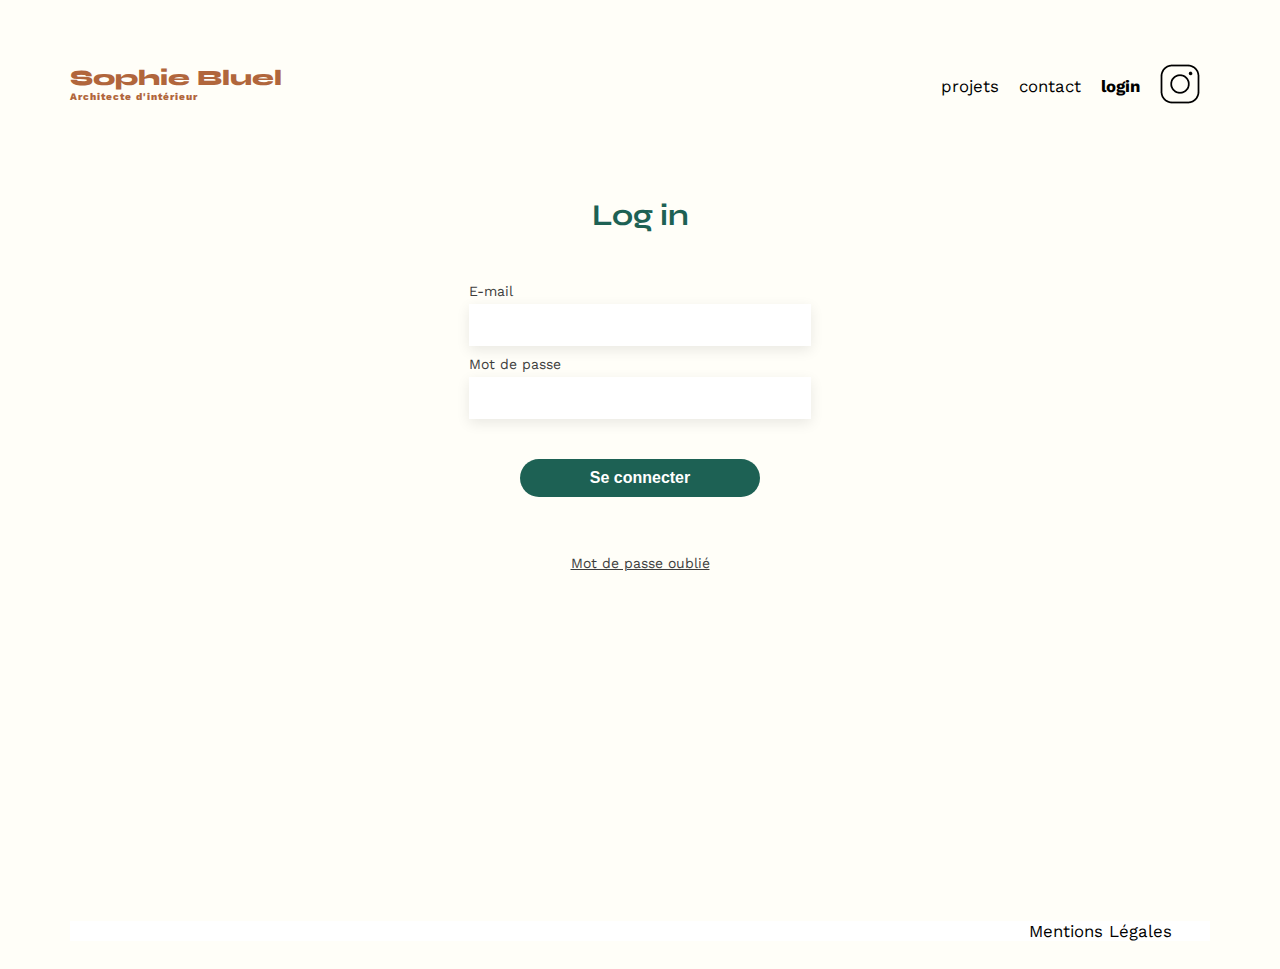
<file: FrontEnd/login/login.html>
<!DOCTYPE html>
<html lang="fr">

<head>
    <meta charset="UTF-8">
    <meta name="viewport" content="width=device-width, initial-scale=1.0">
    <link rel="preconnect" href="https://fonts.googleapis.com">
    <link rel="preconnect" href="https://fonts.gstatic.com" crossorigin>
    <link href="https://fonts.googleapis.com/css2?family=Syne:wght@700;800&family=Work+Sans&display=swap"
        rel="stylesheet">
    <title>Login</title>
    <link rel="stylesheet" href="../assets/css/login.css">
    <script src="../assets/scripts/login.js" defer></script>
</head>

<body>
    <header>
        <h1>Sophie Bluel <span>Architecte d'intérieur</span></h1>
        <nav>
            <ul>
                <li><a href="../index.html">projets</a></li>
                <li>contact</li>
                <li id="login">login</li>
                <li><img src="../assets/icons/instagram.png" alt="Instagram"></li>
            </ul>
        </nav>
    </header>

    <main>
        <section class="login">
            <h2>Log in</h2>
            <form class="loginform">
                <label for="email">E-mail</label>
                <input type="text" id="email">
                <label for="password">Mot de passe</label>
                <input type="password" id="password">
                <button>Se connecter</button>
                <p class="message-error"></p>
            </form>
            <a href="#">Mot de passe oublié</a>
        </section>
    </main>

    <footer>
        <nav>
            <ul>
                <li>Mentions Légales</li>
            </ul>
        </nav>
    </footer>
</body>

</html>
</file>
<file: FrontEnd/assets/css/login.css>
body {
	max-width: 1140px;
	margin:auto;
	font-family: 'Work Sans' ;
	font-size: 14px;
    background-color: #FFFEF8;
}
header {
	display: flex;
	justify-content: space-between;
	margin: 50px 0
}

header a {
    text-decoration: none;
    color: black;
}

header #login{
    font-weight: bold;
}

section {
	margin: 50px 0
}

h1{
	display: flex;
	flex-direction: column;
	font-family: 'Syne';
	font-size: 22px;
	font-weight: 800;
	color: #B1663C
}

h1 > span {
	font-family: 'Work Sans';
	font-size:10px;
	letter-spacing: 0.1em;
;
}

h2{
	font-family: 'Syne';
	font-weight: 700;
	font-size: 30px;
	color: #1D6154;
    margin-bottom: 50px;
}
nav ul {
	display: flex;
	align-items: center;
	list-style-type: none;

}
nav li {
	padding: 0 10px;
	font-size: 1.2em;
}

li:hover {
	color: #B1663C;
}

.login {
    display: flex;
    flex-direction: column;
    justify-content: center;
    align-items: center;
    border-radius: 20px;
    width: 100%;
}

form{
    display: flex;
    flex-direction: column;
    justify-content: center;
    width: 30%;
}

label{
    color: #3D3D3D;
    margin-bottom: 5px;
}

form input{
    height: 40px;
    margin-bottom: 10px;
    border: 0px;
    box-shadow: 0px 4px 14px 0px #00000017;
}

button {
    cursor: pointer;
    width: 70%;
    margin: auto;
    margin-top: 30px;
    margin-bottom: 30px;
    background-color: #1d6154;
    color: white;
    font-size: 1rem;
    font-family: Verdana, Geneva, Tahoma, sans-serif;
    font-weight: bold;
    padding: 10px 20px;
    border-radius: 20px;
    border: none;
}

section a{
    color: #3D3D3D;
    margin-bottom: 300px;
}

footer{
    background-color: white;
}

footer nav ul {
	display: flex;
	justify-content: flex-end;
	margin: 2em
}
</file>
